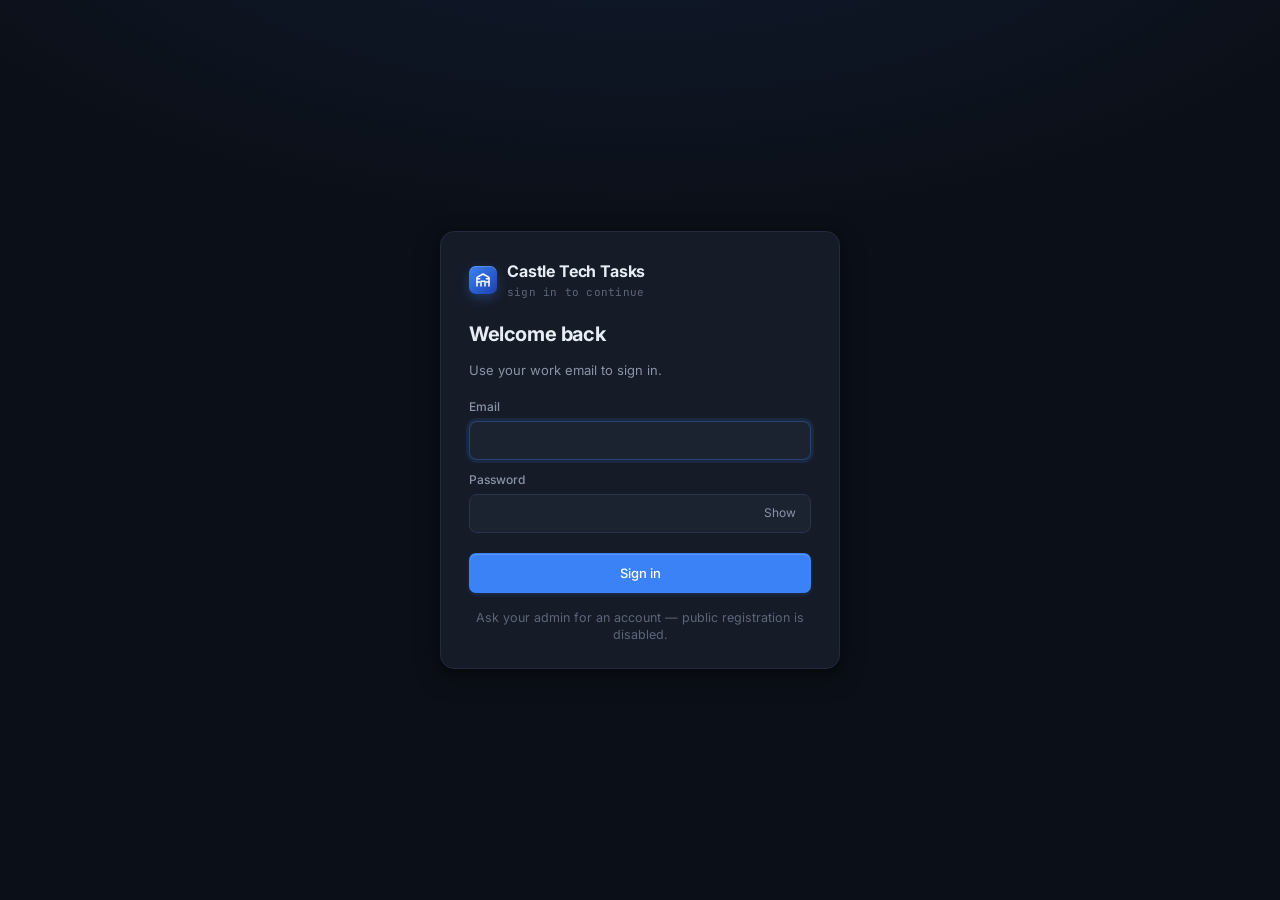
<file: index.html>
<!doctype html>
<html lang="en">
<head>
<meta charset="utf-8" />
<meta name="viewport" content="width=device-width, initial-scale=1" />
<title>Castle Tech Tasks</title>
<link rel="preconnect" href="https://fonts.googleapis.com">
<link rel="preconnect" href="https://fonts.gstatic.com" crossorigin>
<link href="https://fonts.googleapis.com/css2?family=Inter:wght@400;500;600;700&family=JetBrains+Mono:wght@400;500;600&display=swap" rel="stylesheet">
<link rel="stylesheet" href="assets/css/app.css?v=12">
<link rel="icon" type="image/svg+xml" href="assets/favicon.svg">
</head>
<body>
<div id="root"></div>

<script src="assets/js/icons.js?v=11"></script>
<script src="assets/js/api.js?v=11"></script>
<script src="assets/js/ui.js?v=11"></script>
<script src="assets/js/views/dashboard.js?v=11"></script>
<script src="assets/js/views/kanban.js?v=11"></script>
<script src="assets/js/views/list.js?v=11"></script>
<script src="assets/js/views/checklist.js?v=11"></script>
<script src="assets/js/views/calendar.js?v=11"></script>
<script src="assets/js/views/detail.js?v=11"></script>
<script src="assets/js/app.js?v=12"></script>
</body>
</html>
</file>
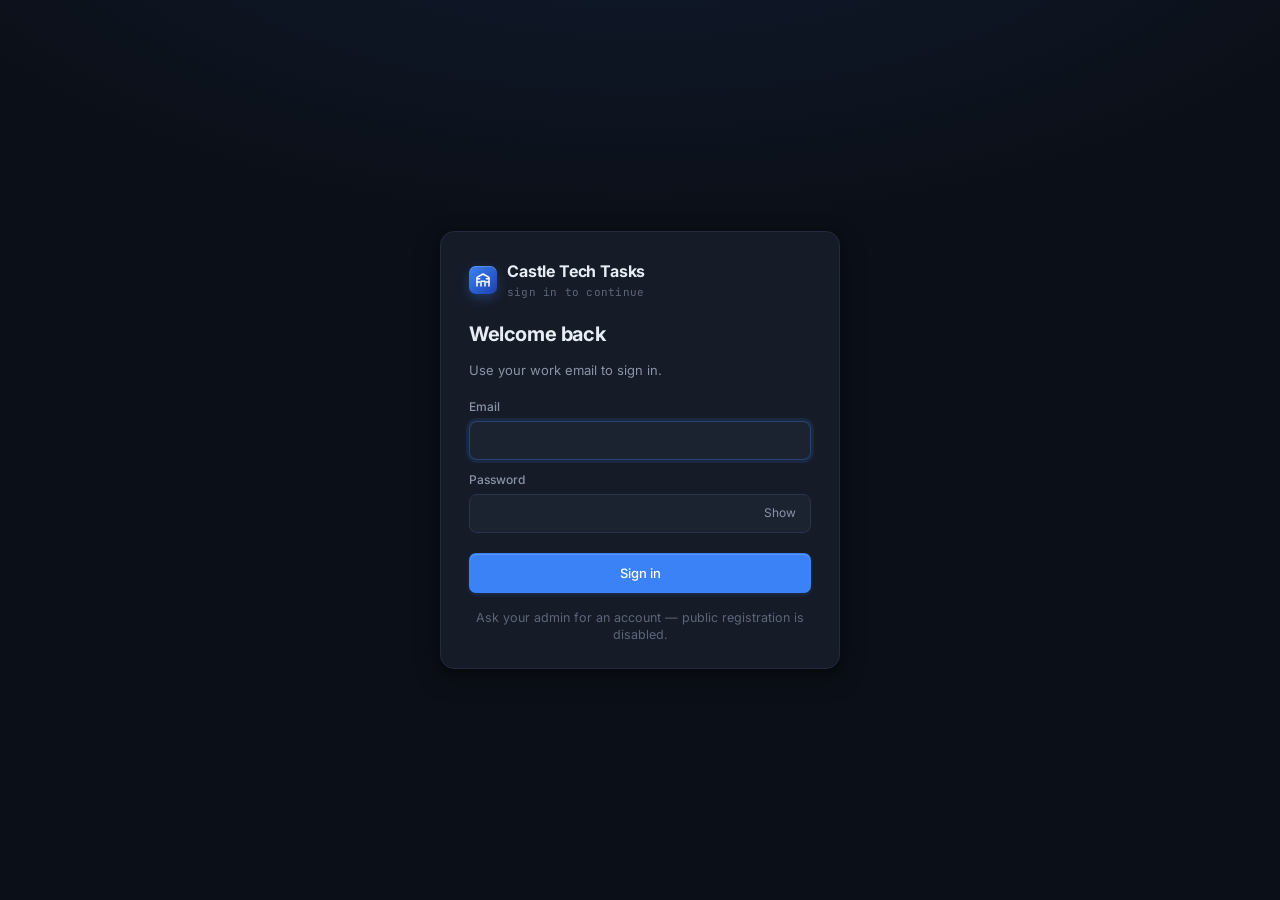
<file: login.html>
<!doctype html>
<html lang="en">
<head>
<meta charset="utf-8">
<meta name="viewport" content="width=device-width, initial-scale=1">
<title>Sign in · Castle Tech Tasks</title>
<link rel="preconnect" href="https://fonts.googleapis.com">
<link rel="preconnect" href="https://fonts.gstatic.com" crossorigin>
<link href="https://fonts.googleapis.com/css2?family=Inter:wght@400;500;600;700&family=JetBrains+Mono:wght@400;500;600&display=swap" rel="stylesheet">
<link rel="stylesheet" href="assets/css/app.css?v=11">
<link rel="stylesheet" href="assets/css/auth.css?v=11">
<link rel="icon" type="image/svg+xml" href="assets/favicon.svg">
</head>
<body class="auth-body">
<form class="auth-card" id="login-form">
    <div class="auth-brand">
        <div class="brand-mark">
            <svg viewBox="0 0 24 24" fill="none" stroke="white" stroke-width="2.2" stroke-linecap="round" stroke-linejoin="round">
                <path d="M3 21V8l9-5 9 5v13"/><path d="M9 21v-7h6v7"/><path d="M3 10h4M17 10h4M3 15h4M17 15h4"/>
            </svg>
        </div>
        <div>
            <div class="brand-name">Castle Tech Tasks</div>
            <div class="brand-sub">sign in to continue</div>
        </div>
    </div>
    <h1>Welcome back</h1>
    <p class="sub">Use your work email to sign in.</p>

    <div id="err" class="auth-err" style="display:none" role="alert" aria-live="polite"></div>

    <div class="field">
        <label for="email">Email</label>
        <input id="email" name="email" type="email" autocomplete="username" autofocus required>
    </div>
    <div class="field">
        <label for="password">Password</label>
        <div class="field-row">
            <input id="password" name="password" type="password" autocomplete="current-password" required>
            <button type="button" class="toggle-pass" id="toggle-password" aria-label="Show password">Show</button>
        </div>
    </div>

    <button class="btn btn-primary" type="submit" id="submit">Sign in</button>

    <div class="auth-foot">
        <span id="register-hint">Ask your admin for an account, or <a href="register.html">create one if allowed</a>.</span>
    </div>
</form>

<script src="assets/js/api.js?v=11"></script>
<script>
(async () => {
    // Already signed in? bounce.
    try {
        const r = await API.me();
        if (r.user) { location.replace('index.html'); return; }
        const hint = document.getElementById('register-hint');
        if (hint) {
            hint.textContent = r.allow_public_register
                ? ''
                : 'Ask your admin for an account — public registration is disabled.';
            if (r.allow_public_register) {
                hint.innerHTML = 'No account? <a href="register.html">Create one</a>.';
            }
        }
    } catch {}
})();

const form = document.getElementById('login-form');
const err  = document.getElementById('err');
const btn  = document.getElementById('submit');
const pass = document.getElementById('password');
const passToggle = document.getElementById('toggle-password');
passToggle?.addEventListener('click', () => {
    const showing = pass.type === 'text';
    pass.type = showing ? 'password' : 'text';
    passToggle.textContent = showing ? 'Show' : 'Hide';
    passToggle.setAttribute('aria-label', showing ? 'Show password' : 'Hide password');
});
form.addEventListener('submit', async (e) => {
    e.preventDefault();
    err.style.display = 'none';
    btn.disabled = true; btn.textContent = 'Signing in…';
    try {
        await API.login(form.email.value.trim(), form.password.value);
        location.replace('index.html');
    } catch (ex) {
        err.textContent = ex.message || 'Login failed';
        err.style.display = '';
        btn.disabled = false;
        btn.textContent = 'Sign in';
    }
});
</script>
</body>
</html>
</file>
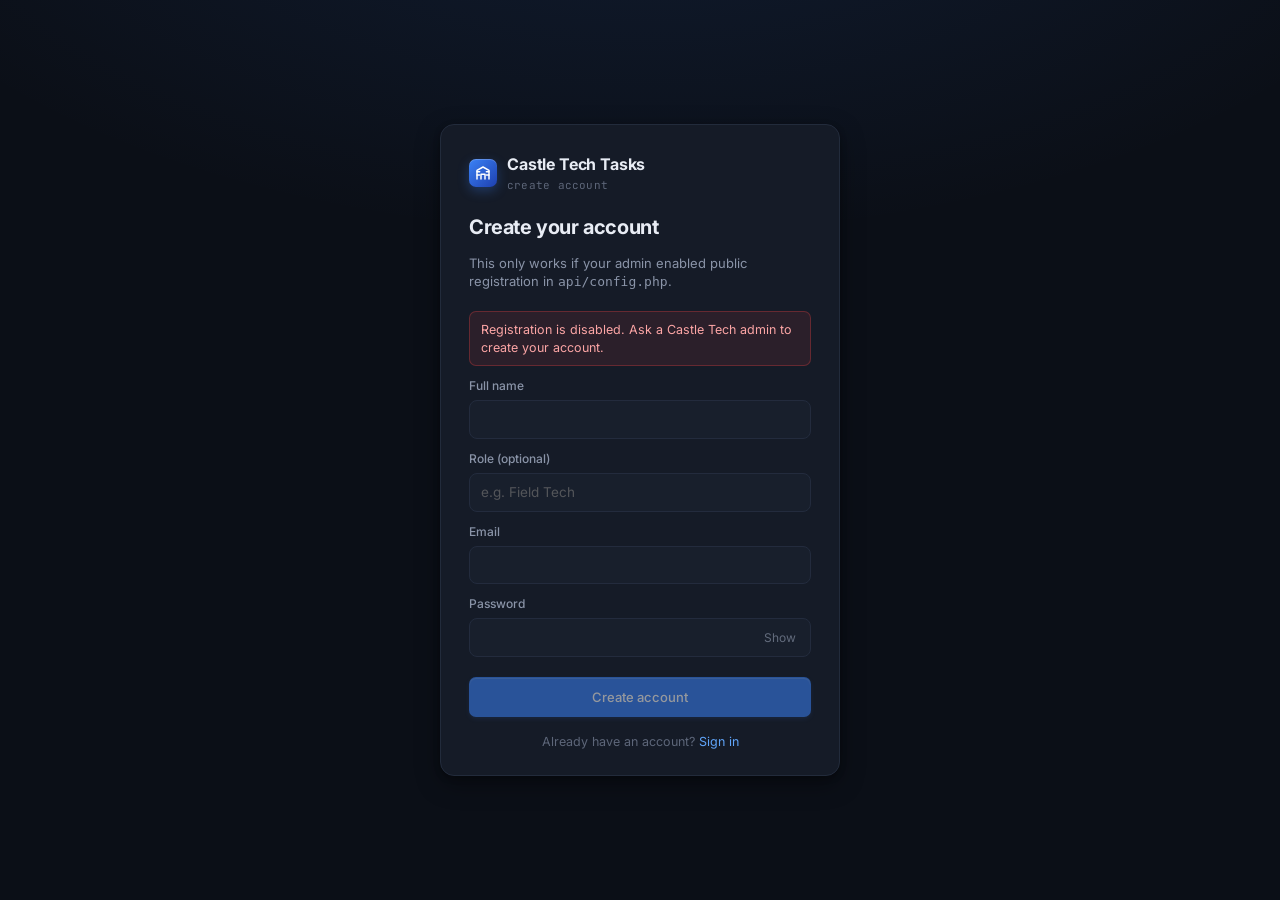
<file: register.html>
<!doctype html>
<html lang="en">
<head>
<meta charset="utf-8">
<meta name="viewport" content="width=device-width, initial-scale=1">
<title>Register · Castle Tech Tasks</title>
<link rel="preconnect" href="https://fonts.googleapis.com">
<link rel="preconnect" href="https://fonts.gstatic.com" crossorigin>
<link href="https://fonts.googleapis.com/css2?family=Inter:wght@400;500;600;700&family=JetBrains+Mono:wght@400;500;600&display=swap" rel="stylesheet">
<link rel="stylesheet" href="assets/css/app.css?v=11">
<link rel="stylesheet" href="assets/css/auth.css?v=11">
<link rel="icon" type="image/svg+xml" href="assets/favicon.svg">
</head>
<body class="auth-body">
<form class="auth-card" id="reg-form">
    <div class="auth-brand">
        <div class="brand-mark">
            <svg viewBox="0 0 24 24" fill="none" stroke="white" stroke-width="2.2" stroke-linecap="round" stroke-linejoin="round">
                <path d="M3 21V8l9-5 9 5v13"/><path d="M9 21v-7h6v7"/><path d="M3 10h4M17 10h4M3 15h4M17 15h4"/>
            </svg>
        </div>
        <div>
            <div class="brand-name">Castle Tech Tasks</div>
            <div class="brand-sub">create account</div>
        </div>
    </div>
    <h1>Create your account</h1>
    <p class="sub">This only works if your admin enabled public registration in <code>api/config.php</code>.</p>

    <div id="err" class="auth-err" style="display:none" role="alert" aria-live="polite"></div>

    <div class="field"><label for="name">Full name</label><input id="name" name="name" type="text" required></div>
    <div class="field"><label for="role">Role (optional)</label><input id="role" name="role" type="text" placeholder="e.g. Field Tech"></div>
    <div class="field"><label for="email">Email</label><input id="email" name="email" type="email" autocomplete="username" required></div>
    <div class="field">
        <label for="password">Password</label>
        <div class="field-row">
            <input id="password" name="password" type="password" autocomplete="new-password" minlength="8" required>
            <button type="button" class="toggle-pass" id="toggle-password" aria-label="Show password">Show</button>
        </div>
    </div>

    <button class="btn btn-primary" type="submit" id="submit">Create account</button>
    <div class="auth-foot">Already have an account? <a href="login.html">Sign in</a></div>
</form>

<script src="assets/js/api.js?v=11"></script>
<script>
async function gateRegister() {
    try {
        const r = await API.me();
        if (r.user) { return; } // signed-in admins can use this to create users
        if (!r.allow_public_register) {
            document.getElementById('err').textContent =
                'Registration is disabled. Ask a Castle Tech admin to create your account.';
            document.getElementById('err').style.display = '';
            for (const el of form.querySelectorAll('input, button')) el.disabled = true;
        }
    } catch (_) {
        // If the me endpoint fails, preserve current behavior and let submit
        // surface the API-side error message.
    }
}

const form = document.getElementById('reg-form');
const err  = document.getElementById('err');
const btn  = document.getElementById('submit');
const pass = document.getElementById('password');
const passToggle = document.getElementById('toggle-password');
passToggle?.addEventListener('click', () => {
    const showing = pass.type === 'text';
    pass.type = showing ? 'password' : 'text';
    passToggle.textContent = showing ? 'Show' : 'Hide';
    passToggle.setAttribute('aria-label', showing ? 'Show password' : 'Hide password');
});
gateRegister();
form.addEventListener('submit', async (e) => {
    e.preventDefault();
    err.style.display = 'none';
    btn.disabled = true; btn.textContent = 'Creating…';
    try {
        await API.register({
            name: form.name.value.trim(),
            role: form.role.value.trim(),
            email: form.email.value.trim(),
            password: form.password.value,
        });
        location.replace('index.html');
    } catch (ex) {
        err.textContent = ex.message || 'Registration failed';
        err.style.display = '';
        btn.disabled = false;
        btn.textContent = 'Create account';
    }
});
</script>
</body>
</html>
</file>
<file: assets/css/app.css>
/* ---------- TOKENS ---------- */
:root{
  /* surfaces, warm-cool neutral with slight blue tilt */
  --bg-0: #0B0F17;        /* app background */
  --bg-1: #10151F;        /* sidebar */
  --bg-2: #151B27;        /* panels */
  --bg-3: #1B2230;        /* cards */
  --bg-4: #232B3C;        /* hover */
  --bg-5: #2D3649;        /* pressed / strong hover */
  --line: #222B3B;
  --line-2: #2B354A;

  --fg-0: #E8ECF4;
  --fg-1: #C6CDDC;
  --fg-2: #8A94A8;
  --fg-3: #5D6679;
  --fg-4: #434B5C;

  /* accent (blue) */
  --acc-0: #3B82F6;
  --acc-1: #60A5FA;
  --acc-2: #1E40AF;
  --acc-soft: rgba(59,130,246,0.12);
  --acc-border: rgba(59,130,246,0.35);

  /* statuses */
  --green: #22C55E;
  --green-soft: rgba(34,197,94,0.14);
  --amber: #F59E0B;
  --amber-soft: rgba(245,158,11,0.14);
  --red: #EF4444;
  --red-soft: rgba(239,68,68,0.14);
  --violet: #A855F7;
  --violet-soft: rgba(168,85,247,0.14);
  --cyan: #06B6D4;
  --cyan-soft: rgba(6,182,212,0.14);
  --pink: #EC4899;
  --pink-soft: rgba(236,72,153,0.14);

  --radius-sm: 6px;
  --radius: 10px;
  --radius-lg: 14px;

  --shadow-1: 0 1px 0 rgba(255,255,255,0.03) inset, 0 1px 2px rgba(0,0,0,0.4);
  --shadow-2: 0 8px 24px rgba(0,0,0,0.35), 0 2px 6px rgba(0,0,0,0.25);
  --shadow-pop: 0 16px 40px rgba(0,0,0,0.55), 0 2px 8px rgba(0,0,0,0.4);

  --font-sans: 'Inter', -apple-system, system-ui, sans-serif;
  --font-mono: 'JetBrains Mono', ui-monospace, Menlo, monospace;
}

*, *::before, *::after { box-sizing: border-box; }
html, body { margin:0; padding:0; background: var(--bg-0); color: var(--fg-0); font-family: var(--font-sans); font-size: 14px; line-height: 1.4; -webkit-font-smoothing: antialiased; }
body { min-height: 100vh; overflow: hidden; }
button { font: inherit; color: inherit; background: none; border: 0; cursor: pointer; padding: 0; }
input, textarea { font: inherit; color: inherit; }
button:disabled,
input:disabled,
textarea:disabled { cursor: not-allowed; opacity: 0.65; }
button:focus-visible,
input:focus-visible,
textarea:focus-visible,
[tabindex]:focus-visible {
  outline: 2px solid var(--acc-1);
  outline-offset: 2px;
}
::selection { background: var(--acc-soft); color: var(--fg-0); }
::-webkit-scrollbar { width: 10px; height: 10px; }
::-webkit-scrollbar-track { background: transparent; }
::-webkit-scrollbar-thumb { background: var(--bg-4); border-radius: 10px; border: 2px solid transparent; background-clip: padding-box; }
::-webkit-scrollbar-thumb:hover { background: var(--bg-5); background-clip: padding-box; border: 2px solid transparent; }

/* ---------- LAYOUT ---------- */
.app { display: grid; grid-template-columns: 248px 1fr; height: 100vh; width: 100vw; }

/* SIDEBAR */
.sidebar { background: var(--bg-1); border-right: 1px solid var(--line); display: flex; flex-direction: column; min-height: 0; }
.brand { display: flex; align-items: center; gap: 10px; padding: 18px 16px 16px; }
.brand-mark {
  width: 28px; height: 28px; border-radius: 7px;
  background: linear-gradient(135deg, #3B82F6 0%, #1E40AF 100%);
  display: grid; place-items: center; color: white;
  box-shadow: 0 4px 12px rgba(59,130,246,0.3), inset 0 1px 0 rgba(255,255,255,0.2);
  position: relative;
}
.brand-mark svg { width: 16px; height: 16px; }
.brand-name { font-weight: 700; letter-spacing: -0.01em; font-size: 14.5px; }
.brand-sub { font-size: 11px; color: var(--fg-3); font-family: var(--font-mono); margin-top: 1px; letter-spacing: 0.02em; }

.workspace-switcher {
  margin: 4px 10px 10px; padding: 8px 10px; border-radius: 8px;
  display: flex; align-items: center; gap: 10px; cursor: pointer;
  border: 1px solid transparent;
}
.workspace-switcher:hover { background: var(--bg-2); border-color: var(--line-2); }
.ws-avatar { width: 24px; height: 24px; border-radius: 6px; background: linear-gradient(135deg, #64748B, #334155); display:grid; place-items:center; font-weight:600; font-size: 11px; color: white; }
.ws-name { font-size: 13px; font-weight: 500; flex: 1; }
.ws-chev { color: var(--fg-3); }

.nav-section { padding: 4px 10px; }
.nav-label { font-size: 10.5px; letter-spacing: 0.08em; text-transform: uppercase; color: var(--fg-3); padding: 10px 10px 6px; font-weight: 600; display:flex; align-items:center; justify-content:space-between; }
.nav-label .add { opacity: 0; transition: opacity 0.15s; color: var(--fg-2); width: 16px; height: 16px; display:grid; place-items:center; border-radius: 4px; cursor: pointer; }
.nav-section:hover .add { opacity: 1; }
.nav-label .add:hover { background: var(--bg-3); color: var(--fg-0); }

.nav-item {
  display: flex; align-items: center; gap: 10px;
  padding: 7px 10px; border-radius: 7px; color: var(--fg-1);
  font-size: 13px; cursor: pointer; user-select: none;
  position: relative;
}
.nav-item:hover { background: var(--bg-2); color: var(--fg-0); }
.nav-item.active { background: var(--acc-soft); color: var(--fg-0); }
.nav-item.active::before {
  content:''; position: absolute; left: -10px; top: 50%; transform: translateY(-50%);
  width: 3px; height: 18px; background: var(--acc-0); border-radius: 0 3px 3px 0;
}
.nav-item .icon { width: 16px; height: 16px; color: var(--fg-2); flex-shrink: 0; }
.nav-item.active .icon { color: var(--acc-1); }
.nav-item .count { margin-left: auto; font-size: 11px; color: var(--fg-3); font-family: var(--font-mono); }
.nav-item .dot { width:8px; height: 8px; border-radius: 50%; margin-left: auto; }

.nav-proj { display: flex; align-items: center; gap: 10px; padding: 6px 10px; border-radius: 7px; color: var(--fg-1); font-size: 13px; cursor: pointer; }
.nav-proj:hover { background: var(--bg-2); color: var(--fg-0); }
.nav-proj.active { background: var(--acc-soft); color: var(--fg-0); }
.nav-proj .proj-dot { width: 10px; height: 10px; border-radius: 3px; flex-shrink: 0; }
.nav-proj .proj-name { flex:1; overflow: hidden; text-overflow: ellipsis; white-space: nowrap; }
.nav-proj .proj-count { font-size: 11px; color: var(--fg-3); font-family: var(--font-mono); }

.sidebar-scroll { overflow-y: auto; flex: 1; padding-bottom: 8px; }

.sidebar-footer { padding: 10px; border-top: 1px solid var(--line); display: flex; align-items: center; gap: 10px; }
.avatar { width: 28px; height: 28px; border-radius: 50%; display: grid; place-items: center; font-size: 11px; font-weight: 600; color: white; flex-shrink: 0; background-size: cover; background-position: center; }
.me { font-size: 12.5px; font-weight: 500; }
.me-role { font-size: 11px; color: var(--fg-3); }

/* MAIN */
.main { display: flex; flex-direction: column; min-width: 0; min-height: 0; }
.topbar {
  height: 52px; border-bottom: 1px solid var(--line); padding: 0 20px;
  display: flex; align-items: center; gap: 14px; background: var(--bg-0);
}
.crumbs { display: flex; align-items: center; gap: 8px; font-size: 13px; color: var(--fg-2); }
.crumbs .sep { color: var(--fg-4); }
.crumbs .cur { color: var(--fg-0); font-weight: 600; }

.search {
  margin-left: auto; display: flex; align-items: center; gap: 8px;
  background: var(--bg-2); border: 1px solid var(--line); border-radius: 8px;
  padding: 6px 10px; width: min(320px, 44vw); min-width: 170px; transition: all 0.15s;
}
.search:focus-within { border-color: var(--acc-border); background: var(--bg-3); box-shadow: 0 0 0 3px var(--acc-soft); }
.search input { flex:1; background: none; border: 0; outline: none; font-size: 13px; color: var(--fg-0); }
.search input::placeholder { color: var(--fg-3); }
.search .kbd { font-family: var(--font-mono); font-size: 10.5px; color: var(--fg-3); background: var(--bg-3); border: 1px solid var(--line-2); padding: 1px 5px; border-radius: 4px; }
.search:focus-within .kbd { display: none; }

.icon-btn { width: 32px; height: 32px; border-radius: 7px; display: grid; place-items: center; color: var(--fg-2); position: relative; }
.icon-btn:hover { background: var(--bg-2); color: var(--fg-0); }
.icon-btn .icon { width: 16px; height: 16px; }
.icon-btn.sm { width: 22px; height: 22px; }

.btn {
  display: inline-flex; align-items: center; gap: 6px; padding: 6px 12px;
  border-radius: 7px; font-size: 13px; font-weight: 500;
  transition: all 0.12s; border: 1px solid transparent;
}
.btn-primary { background: var(--acc-0); color: white; box-shadow: 0 1px 0 rgba(255,255,255,0.15) inset, 0 2px 4px rgba(59,130,246,0.2); }
.btn-primary:hover { background: var(--acc-1); transform: translateY(-0.5px); }
.btn-primary:active { transform: translateY(0); }
.btn-primary:disabled { opacity: 0.55; cursor: not-allowed; transform: none; }
.btn-ghost { color: var(--fg-1); border-color: var(--line-2); background: var(--bg-2); }
.btn-ghost:hover { background: var(--bg-3); color: var(--fg-0); }
.btn-muted { color: var(--fg-1); background: transparent; }
.btn-muted:hover { background: var(--bg-2); color: var(--fg-0); }

/* View switcher tabs */
.view-tabs { display: flex; gap: 2px; background: var(--bg-2); padding: 3px; border-radius: 8px; border: 1px solid var(--line); }
.view-tab { padding: 5px 11px; border-radius: 6px; font-size: 12.5px; color: var(--fg-2); display: flex; align-items: center; gap: 6px; font-weight: 500; }
.view-tab:hover { color: var(--fg-0); }
.view-tab.active { background: var(--bg-4); color: var(--fg-0); box-shadow: 0 1px 2px rgba(0,0,0,0.2); }
.view-tab .icon { width: 14px; height: 14px; }

/* Filters row */
.filters {
  padding: 12px 20px; display: flex; align-items: center; gap: 10px;
  border-bottom: 1px solid var(--line); flex-shrink: 0;
}
.filters-sep { width: 1px; height: 20px; background: var(--line); margin: 0 4px; }

.chip {
  display: inline-flex; align-items: center; gap: 6px;
  padding: 4px 10px; border-radius: 999px; font-size: 12px; font-weight: 500;
  background: var(--bg-3); color: var(--fg-1); border: 1px solid var(--line-2);
  cursor: pointer;
}
.chip:hover { background: var(--bg-4); }
.chip .icon { width: 12px; height: 12px; color: var(--fg-3); }
.chip.active { background: var(--acc-soft); color: var(--acc-1); border-color: var(--acc-border); }
.chip.active .icon { color: var(--acc-1); }

.filter-pill {
  display: inline-flex; align-items: center; gap: 6px;
  padding: 5px 10px; border-radius: 8px; font-size: 12.5px;
  background: var(--bg-2); color: var(--fg-1); border: 1px dashed var(--line-2);
}
.filter-pill:hover { background: var(--bg-3); border-style: solid; }
.filter-pill .icon { width: 12px; height: 12px; }

/* content area */
.content { flex: 1; min-height: 0; overflow: auto; position: relative; }

/* ---------- TAGS / BADGES ---------- */
.tag { display: inline-flex; align-items: center; gap: 5px; padding: 2px 8px; border-radius: 5px; font-size: 11.5px; font-weight: 500; letter-spacing: 0.01em; }
.tag.green { background: var(--green-soft); color: #86EFAC; }
.tag.amber { background: var(--amber-soft); color: #FCD34D; }
.tag.red { background: var(--red-soft); color: #FCA5A5; }
.tag.violet { background: var(--violet-soft); color: #D8B4FE; }
.tag.cyan { background: var(--cyan-soft); color: #67E8F9; }
.tag.pink { background: var(--pink-soft); color: #F9A8D4; }
.tag.blue { background: var(--acc-soft); color: var(--acc-1); }
.tag.slate { background: var(--bg-4); color: var(--fg-1); }
.tag.small { font-size: 10.5px; padding: 1px 6px; }

.prio { display: inline-flex; align-items: center; gap: 5px; font-size: 12px; }
.prio.p0 { color: #FCA5A5; }
.prio.p1 { color: #FCD34D; }
.prio.p2 { color: var(--acc-1); }
.prio.p3 { color: var(--fg-2); }

/* ---------- AVATARS ---------- */
.av-stack { display: flex; }
.av-stack .avatar { width: 22px; height: 22px; font-size: 10px; border: 2px solid var(--bg-3); margin-left: -6px; box-shadow: 0 0 0 0 transparent; }
.av-stack .avatar:first-child { margin-left: 0; }
.av-more { width: 22px; height: 22px; border-radius: 50%; background: var(--bg-4); color: var(--fg-1); display:grid; place-items:center; font-size: 10px; font-weight: 600; border: 2px solid var(--bg-3); margin-left: -6px; }

/* ---------- POPOVER BASE ---------- */
.popover {
  position: absolute; z-index: 100; background: var(--bg-2);
  border: 1px solid var(--line-2); border-radius: 10px;
  box-shadow: var(--shadow-pop); padding: 6px;
  min-width: 220px;
  animation: scaleIn 0.12s ease-out; transform-origin: top left;
}
.popover-header { font-size: 11px; color: var(--fg-3); letter-spacing: 0.06em; text-transform: uppercase; padding: 8px 10px 6px; font-weight: 600; }
.pop-item { display:flex; align-items: center; gap: 10px; padding: 7px 10px; border-radius: 6px; cursor:pointer; font-size: 13px; }
.pop-item:hover { background: var(--bg-3); }
.pop-item.selected { background: var(--acc-soft); color: var(--acc-1); }
.pop-item .check { margin-left: auto; opacity: 0; color: var(--acc-1); }
.pop-item.selected .check { opacity: 1; }
.pop-search { padding: 2px; }
.pop-search input { width: 100%; background: var(--bg-3); border: 1px solid var(--line-2); border-radius: 7px; padding: 7px 10px; outline: none; font-size: 13px; }
.pop-search input:focus { border-color: var(--acc-border); box-shadow: 0 0 0 3px var(--acc-soft); }

/* ---------- Modals / drawers ---------- */
.scrim { position: fixed; inset: 0; background: rgba(0,0,0,0.5); z-index: 70; animation: fadeIn 0.15s; }
.scrim.light { background: rgba(0,0,0,0.4); }

.modal {
  position: fixed; top: 18%; left: 50%; transform: translateX(-50%);
  width: 560px; max-width: calc(100vw - 40px);
  background: var(--bg-2); border: 1px solid var(--line-2); border-radius: 14px;
  box-shadow: var(--shadow-pop); z-index: 71; animation: scaleIn 0.15s;
}
.modal-head { padding: 18px 20px 10px; border-bottom: 1px solid var(--line); }
.modal-head-label { font-size: 11px; color: var(--fg-3); letter-spacing: 0.06em; text-transform: uppercase; font-weight: 600; margin-bottom: 10px; }
.modal-title-input { width: 100%; background: transparent; border: none; outline: none; font-size: 17px; font-weight: 500; color: var(--fg-0); }
.modal-body { padding: 14px; display: flex; flex-wrap: wrap; gap: 8px; }
.modal-foot { display: flex; justify-content: space-between; align-items: center; padding: 10px 14px; border-top: 1px solid var(--line); }
.modal-foot .hint { font-size: 11.5px; color: var(--fg-3); }
.modal-foot .kbd-inline { font-family: var(--font-mono); background: var(--bg-3); padding: 1px 5px; border-radius: 4px; border: 1px solid var(--line-2); }

.drawer {
  position: fixed; top: 0; right: 0; bottom: 0; width: 520px; max-width: 100vw;
  background: var(--bg-2); border-left: 1px solid var(--line);
  z-index: 72; display: flex; flex-direction: column;
  animation: slideInRight 0.2s ease-out; box-shadow: var(--shadow-pop);
}
.drawer-head { padding: 14px 18px; display: flex; align-items: center; gap: 10px; border-bottom: 1px solid var(--line); }
.drawer-body { flex: 1; overflow-y: auto; padding: 18px 20px 30px; }

@media (max-width: 768px) {
  .drawer { width: 100vw; border-left: none; }
  .drawer-head { padding: 12px 14px; }
  .drawer-body { padding: 14px 14px 22px; }
}

/* ---------- Generic card (dashboard) ---------- */
.card { background: var(--bg-2); border: 1px solid var(--line); border-radius: 12px; overflow: hidden; }
.card-head { padding: 14px 16px 10px; display: flex; justify-content: space-between; align-items: flex-start; }
.card-head h3 { font-size: 14px; font-weight: 600; letter-spacing: -0.01em; margin: 0; }
.card-head .sub { font-size: 12px; color: var(--fg-3); margin-top: 2px; }

/* ---------- List view ---------- */
.list-wrap { background: var(--bg-2); border: 1px solid var(--line); border-radius: 12px; overflow: hidden; }
.list-header, .list-row {
  display: grid;
  grid-template-columns: 26px 60px 1fr 140px 120px 110px 110px 80px 50px;
  padding: 10px 14px; align-items: center;
}
.list-header { border-bottom: 1px solid var(--line); font-size: 11px; color: var(--fg-3); letter-spacing: 0.06em; text-transform: uppercase; font-weight: 600; background: var(--bg-1); }
.list-group-head { display: flex; align-items: center; gap: 8px; padding: 10px 14px; background: var(--bg-1); cursor: pointer; border-top: 1px solid var(--line); border-bottom: 1px solid var(--line); }
.list-row { border-top: 1px solid var(--line); background: var(--bg-2); cursor: pointer; font-size: 13px; transition: background 0.1s; }
.list-row:hover { background: var(--bg-3); }
.list-row.done .title { text-decoration: line-through; color: var(--fg-3); }
.segmented { display: flex; align-items: center; gap: 6px; background: var(--bg-2); border: 1px solid var(--line); padding: 3px; border-radius: 8px; }
.segmented-label { font-size: 11.5px; color: var(--fg-3); padding: 0 6px; font-weight: 500; }
.segmented button { padding: 4px 10px; border-radius: 6px; font-size: 12px; color: var(--fg-2); font-weight: 500; }
.segmented button.active { background: var(--bg-4); color: var(--fg-0); }

/* ---------- Kanban ---------- */
.kb-board { display: flex; gap: 14px; padding: 20px; align-items: flex-start; min-height: 100%; overflow-x: auto; }
.kb-col { width: 300px; flex-shrink: 0; display: flex; flex-direction: column; max-height: calc(100vh - 180px); }
.kb-col-head {
  padding: 10px 12px; display: flex; align-items: center; gap: 8px;
  background: var(--bg-2); border: 1px solid var(--line);
  border-radius: 10px 10px 0 0; border-bottom: none;
  transition: all 0.15s;
}
.kb-col-head.drag-over { background: var(--bg-3); border-color: var(--acc-border); }
.kb-col-body {
  flex: 1; overflow-y: auto; padding: 8px;
  background: var(--bg-1); border: 1px solid var(--line);
  border-top: none; border-radius: 0 0 10px 10px;
  display: flex; flex-direction: column; gap: 8px;
  transition: all 0.15s; min-height: 100px;
}
.kb-col-body.drag-over { background: rgba(59,130,246,0.04); border-color: var(--acc-border); }
.kb-card {
  background: var(--bg-3); border: 1px solid var(--line-2); border-radius: 8px;
  padding: 10px; cursor: pointer; position: relative;
  transition: border-color 0.15s, transform 0.15s, box-shadow 0.15s;
}
.kb-card:hover { border-color: var(--acc-border); box-shadow: var(--shadow-2); }
.kb-card.dragging { opacity: 0.4; transform: scale(0.98); }
.kb-card-strip { position: absolute; top: 0; left: 0; right: 0; height: 2px; border-radius: 8px 8px 0 0; }

/* ---------- Checklist ---------- */
.checklist-wrap { max-width: 820px; margin: 0 auto; padding: 24px 24px 60px; }
.checkbox {
  width: 16px; height: 16px; border-radius: 4px;
  border: 1.5px solid var(--fg-4); background: transparent;
  display: grid; place-items: center; transition: all 0.15s; cursor: pointer;
}
.checkbox.checked { border-color: var(--green); background: var(--green); }
.checkbox svg { stroke: white; }

/* ---------- Calendar ---------- */
.cal-grid { display: grid; grid-template-columns: repeat(7, 1fr); border: 1px solid var(--line); border-radius: 12px; overflow: hidden; background: var(--bg-2); flex: 1; min-height: 0; }
.cal-dow { padding: 10px 12px; font-size: 10.5px; color: var(--fg-3); font-weight: 600; letter-spacing: 0.06em; border-bottom: 1px solid var(--line); background: var(--bg-1); }
.cal-cell { min-height: 110px; padding: 6px; display: flex; flex-direction: column; gap: 3px; min-width: 0; }
.cal-cell:not(:nth-child(7n)):not(.last-row) { border-right: 1px solid var(--line); }
.cal-cell.not-in-month { background: var(--bg-1); opacity: 0.55; }
.cal-daynum { font-size: 11.5px; font-weight: 600; width: 20px; height: 20px; border-radius: 5px; display: grid; place-items: center; color: var(--fg-1); }
.cal-daynum.today { background: var(--acc-0); color: white; }
.cal-cell.not-in-month .cal-daynum { color: var(--fg-4); }
.cal-event { font-size: 11px; padding: 3px 6px; border-radius: 4px; cursor: pointer; overflow: hidden; white-space: nowrap; font-weight: 500; display: flex; align-items: center; min-width: 0; }
.cal-event .icon { flex-shrink: 0; }
.cal-event.done { text-decoration: line-through; opacity: 0.55; }

/* ---------- Animations ---------- */
@keyframes slideInRight { from { transform: translateX(20px); opacity: 0; } to { transform: translateX(0); opacity: 1; } }
@keyframes fadeIn { from { opacity: 0; } to { opacity: 1; } }
@keyframes scaleIn { from { transform: scale(0.96); opacity: 0; } to { transform: scale(1); opacity: 1; } }
@keyframes popIn { 0% { transform: scale(0.8); opacity: 0; } 60% { transform: scale(1.05); } 100% { transform: scale(1); opacity: 1; } }

.spin { animation: spin 0.8s linear infinite; }
@keyframes spin { to { transform: rotate(360deg); } }

/* ---------- misc ---------- */
.empty { color: var(--fg-3); font-size: 13px; padding: 40px 20px; text-align: center; }
.hstack { display: flex; align-items: center; gap: 8px; }
.vstack { display: flex; flex-direction: column; gap: 4px; }
.hide { display: none !important; }
.mono { font-family: var(--font-mono); }
.notif-dot { position: absolute; top: 6px; right: 6px; width: 6px; height: 6px; border-radius: 50%; background: var(--red); }

.toast-host { position: fixed; bottom: 20px; right: 20px; display: flex; flex-direction: column; gap: 8px; z-index: 1000; }
.toast { background: var(--bg-3); border: 1px solid var(--line-2); color: var(--fg-0); padding: 10px 14px; border-radius: 8px; font-size: 13px; box-shadow: var(--shadow-2); animation: slideInRight 0.15s; max-width: 320px; }
.toast.error { border-color: rgba(239,68,68,0.4); color: #FCA5A5; }
.toast.success { border-color: rgba(34,197,94,0.4); color: #86EFAC; }

/* ---------- Settings modal (admin) ---------- */
.settings-modal {
  position: fixed; top: 5vh; left: 50%; transform: translateX(-50%);
  width: 960px; max-width: calc(100vw - 40px); height: 90vh;
  background: var(--bg-2); border: 1px solid var(--line-2); border-radius: 14px;
  box-shadow: var(--shadow-pop); z-index: 71;
  display: flex; flex-direction: column; animation: scaleIn 0.15s;
}
.settings-head { display: flex; align-items: center; gap: 10px; padding: 14px 18px; border-bottom: 1px solid var(--line); }
.settings-head > .icon { color: var(--fg-2); }
.settings-title { font-size: 15px; font-weight: 600; flex: 1; }
.settings-layout { display: grid; grid-template-columns: 180px 1fr; flex: 1; min-height: 0; }
.settings-tabs {
  display: flex; flex-direction: column; gap: 2px; padding: 12px 10px;
  border-right: 1px solid var(--line); background: var(--bg-1);
  overflow-y: auto; min-height: 0;
}
.settings-tab {
  display: flex; align-items: center; gap: 8px; padding: 7px 10px;
  border-radius: 6px; color: var(--fg-1); font-size: 13px;
  font-weight: 500; text-align: left;
}
.settings-tab:hover { background: var(--bg-2); }
.settings-tab.active { background: var(--acc-soft); color: var(--acc-1); }
.settings-tab.active .icon { color: var(--acc-1); }
.settings-tab .icon { color: var(--fg-2); }
.settings-body { overflow: auto; padding: 20px 24px; }

.settings-section-head {
  display: flex; align-items: flex-start; justify-content: space-between;
  margin-bottom: 14px; gap: 14px;
}
.settings-section-head h3 { font-size: 15px; font-weight: 600; margin: 0; letter-spacing: -0.01em; }
.settings-section-head .sub { font-size: 12px; color: var(--fg-3); margin-top: 2px; max-width: 520px; }

.settings-list {
  background: var(--bg-3); border: 1px solid var(--line);
  border-radius: 10px; overflow: hidden;
}
.settings-row {
  display: flex; align-items: center; gap: 12px;
  padding: 10px 14px; border-top: 1px solid var(--line); font-size: 13px;
}
.settings-row:first-child { border-top: none; }
.settings-row.archived { opacity: 0.65; }
.settings-row .row-main { flex: 1; min-width: 0; display: flex; flex-direction: column; gap: 3px; }
.settings-row .row-title { font-weight: 500; color: var(--fg-0); display: flex; align-items: center; gap: 8px; }
.settings-row .row-meta { font-size: 11.5px; color: var(--fg-3); display: flex; align-items: center; gap: 10px; flex-wrap: wrap; }
.settings-row .row-actions { display: flex; gap: 4px; flex-shrink: 0; }

.settings-form {
  background: var(--bg-3); border: 1px solid var(--acc-border);
  border-radius: 10px; padding: 14px; margin-bottom: 14px;
  display: grid; grid-template-columns: 1fr 1fr; gap: 12px;
}
.settings-form .full { grid-column: 1 / -1; }
.settings-form label {
  display: block; font-size: 11.5px; color: var(--fg-3);
  font-weight: 500; margin-bottom: 4px; letter-spacing: 0.02em;
}
.settings-form input[type=text], .settings-form input[type=number],
.settings-form input[type=date], .settings-form input[type=password],
.settings-form select, .settings-form textarea {
  width: 100%; background: var(--bg-2); border: 1px solid var(--line-2);
  border-radius: 7px; padding: 7px 10px; color: var(--fg-0);
  outline: none; font-size: 13px; font-family: inherit;
}
.settings-form input:focus, .settings-form select:focus, .settings-form textarea:focus {
  border-color: var(--acc-border); box-shadow: 0 0 0 3px var(--acc-soft);
}
.settings-form textarea { resize: vertical; min-height: 60px; }
.settings-form .form-foot { grid-column: 1 / -1; display: flex; justify-content: flex-end; align-items: center; gap: 8px; }
.settings-form .form-foot .err { color: #FCA5A5; font-size: 12px; margin-right: auto; }
.settings-form .palette { display: flex; gap: 6px; flex-wrap: wrap; }
.settings-form .swatch {
  width: 24px; height: 24px; border-radius: 5px;
  border: 2px solid transparent; outline: 1px solid var(--line-2);
  cursor: pointer;
}
.settings-form .swatch.on { border-color: var(--fg-0); }
.settings-form .swatch.named { padding: 0; }
.settings-form .hint { font-size: 11.5px; color: var(--fg-3); margin-top: 4px; }

.settings-form .check-grid {
  display: grid; grid-template-columns: 1fr 1fr; gap: 6px 18px; align-items: center;
}
.settings-form .check-row { display: flex; align-items: center; gap: 8px; font-size: 13px; color: var(--fg-1); cursor: pointer; }
.settings-form .check-row input { width: auto; }

.toggle-switch {
  width: 34px; height: 20px; background: var(--bg-4); border-radius: 20px;
  position: relative; cursor: pointer; flex-shrink: 0; transition: background 0.15s;
}
.toggle-switch::after {
  content: ''; position: absolute; top: 2px; left: 2px;
  width: 16px; height: 16px; border-radius: 50%;
  background: var(--fg-1); transition: transform 0.15s;
}
.toggle-switch.on { background: var(--acc-0); }
.toggle-switch.on::after { transform: translateX(14px); background: white; }

.pill {
  display: inline-block; padding: 1px 7px; border-radius: 999px;
  background: var(--bg-4); color: var(--fg-2); font-size: 10.5px; font-weight: 600;
  letter-spacing: 0.04em; text-transform: uppercase;
}
.pill.warn { background: var(--amber-soft); color: #FCD34D; }
.pill.err  { background: var(--red-soft); color: #FCA5A5; }
.pill.ok   { background: var(--green-soft); color: #86EFAC; }
.pill.muted{ background: var(--bg-4); color: var(--fg-3); }

.settings-status { display: flex; gap: 10px; align-items: center; font-size: 12px; color: var(--fg-3); margin-top: 8px; }
.settings-status.err { color: #FCA5A5; }

@media (max-width: 980px) {
  body { overflow: auto; }
  .app { grid-template-columns: 1fr; height: auto; min-height: 100vh; }
  .sidebar {
    position: fixed; top: 0; left: 0; bottom: 0; width: min(84vw, 320px);
    z-index: 90; transform: translateX(-100%);
    transition: transform 0.2s ease-out;
    box-shadow: var(--shadow-pop);
  }
  .app.mobile-nav-open .sidebar { transform: translateX(0); }
  .main { min-height: 100vh; }
  .topbar { padding: 0 12px; gap: 8px; }
  .crumbs { display: none; }
  .search { width: min(250px, 52vw); }
  .filters { padding: 10px 12px; gap: 8px; overflow-x: auto; }
  .mobile-nav-toggle { display: grid; flex-shrink: 0; }
  .mobile-nav-scrim { z-index: 85; border: 0; width: 100%; }
}

@media (min-width: 981px) {
  .mobile-nav-toggle { display: none; }
  .mobile-nav-scrim { display: none; }
}

@media (prefers-reduced-motion: reduce) {
  *, *::before, *::after {
    animation-duration: 0.01ms !important;
    animation-iteration-count: 1 !important;
    transition-duration: 0.01ms !important;
  }
}
</file>
<file: assets/css/auth.css>
/* Auth pages use the same tokens but a centered card layout. */
html, body { height: 100%; overflow: auto; }
body.auth-body {
  background: radial-gradient(1200px 600px at 50% -20%, rgba(59,130,246,0.12), transparent 70%), var(--bg-0);
  display: grid; place-items: center; padding: 40px 20px; min-height: 100vh;
}
.auth-card {
  background: var(--bg-2); border: 1px solid var(--line); border-radius: 14px;
  width: 100%; max-width: 400px; padding: 28px 28px 24px;
  box-shadow: var(--shadow-2);
}
.auth-brand { display: flex; align-items: center; gap: 10px; margin-bottom: 20px; }
.auth-brand .brand-name { font-weight: 700; font-size: 16px; letter-spacing: -0.01em; }
.auth-brand .brand-sub { font-size: 11px; color: var(--fg-3); font-family: var(--font-mono); margin-top: 2px; }
.auth-card h1 { margin: 0 0 4px; font-size: 20px; letter-spacing: -0.02em; }
.auth-card .sub { color: var(--fg-2); font-size: 13px; margin-bottom: 20px; }

.field { margin-bottom: 12px; }
.field label { display: block; font-size: 12px; color: var(--fg-2); margin-bottom: 5px; font-weight: 500; }
.field input {
  width: 100%; background: var(--bg-3); border: 1px solid var(--line-2);
  border-radius: 8px; padding: 9px 11px; color: var(--fg-0); outline: none;
  font-size: 13.5px; transition: border-color 0.12s, box-shadow 0.12s;
}
.field input:focus { border-color: var(--acc-border); box-shadow: 0 0 0 3px var(--acc-soft); }
.field-row { position: relative; }
.field-row input { padding-right: 72px; }
.toggle-pass {
  position: absolute; right: 8px; top: 50%; transform: translateY(-50%);
  font-size: 12px; color: var(--fg-2); padding: 3px 7px; border-radius: 6px;
}
.toggle-pass:hover { background: var(--bg-4); color: var(--fg-0); }

.auth-card .btn { width: 100%; justify-content: center; padding: 10px; margin-top: 8px; }
.auth-foot { margin-top: 16px; text-align: center; font-size: 12.5px; color: var(--fg-3); }
.auth-foot a { color: var(--acc-1); text-decoration: none; }
.auth-foot a:hover { text-decoration: underline; }

.auth-err {
  background: rgba(239,68,68,0.1); border: 1px solid rgba(239,68,68,0.3);
  color: #FCA5A5; padding: 9px 11px; border-radius: 7px; font-size: 12.5px; margin-bottom: 12px;
}
</file>
